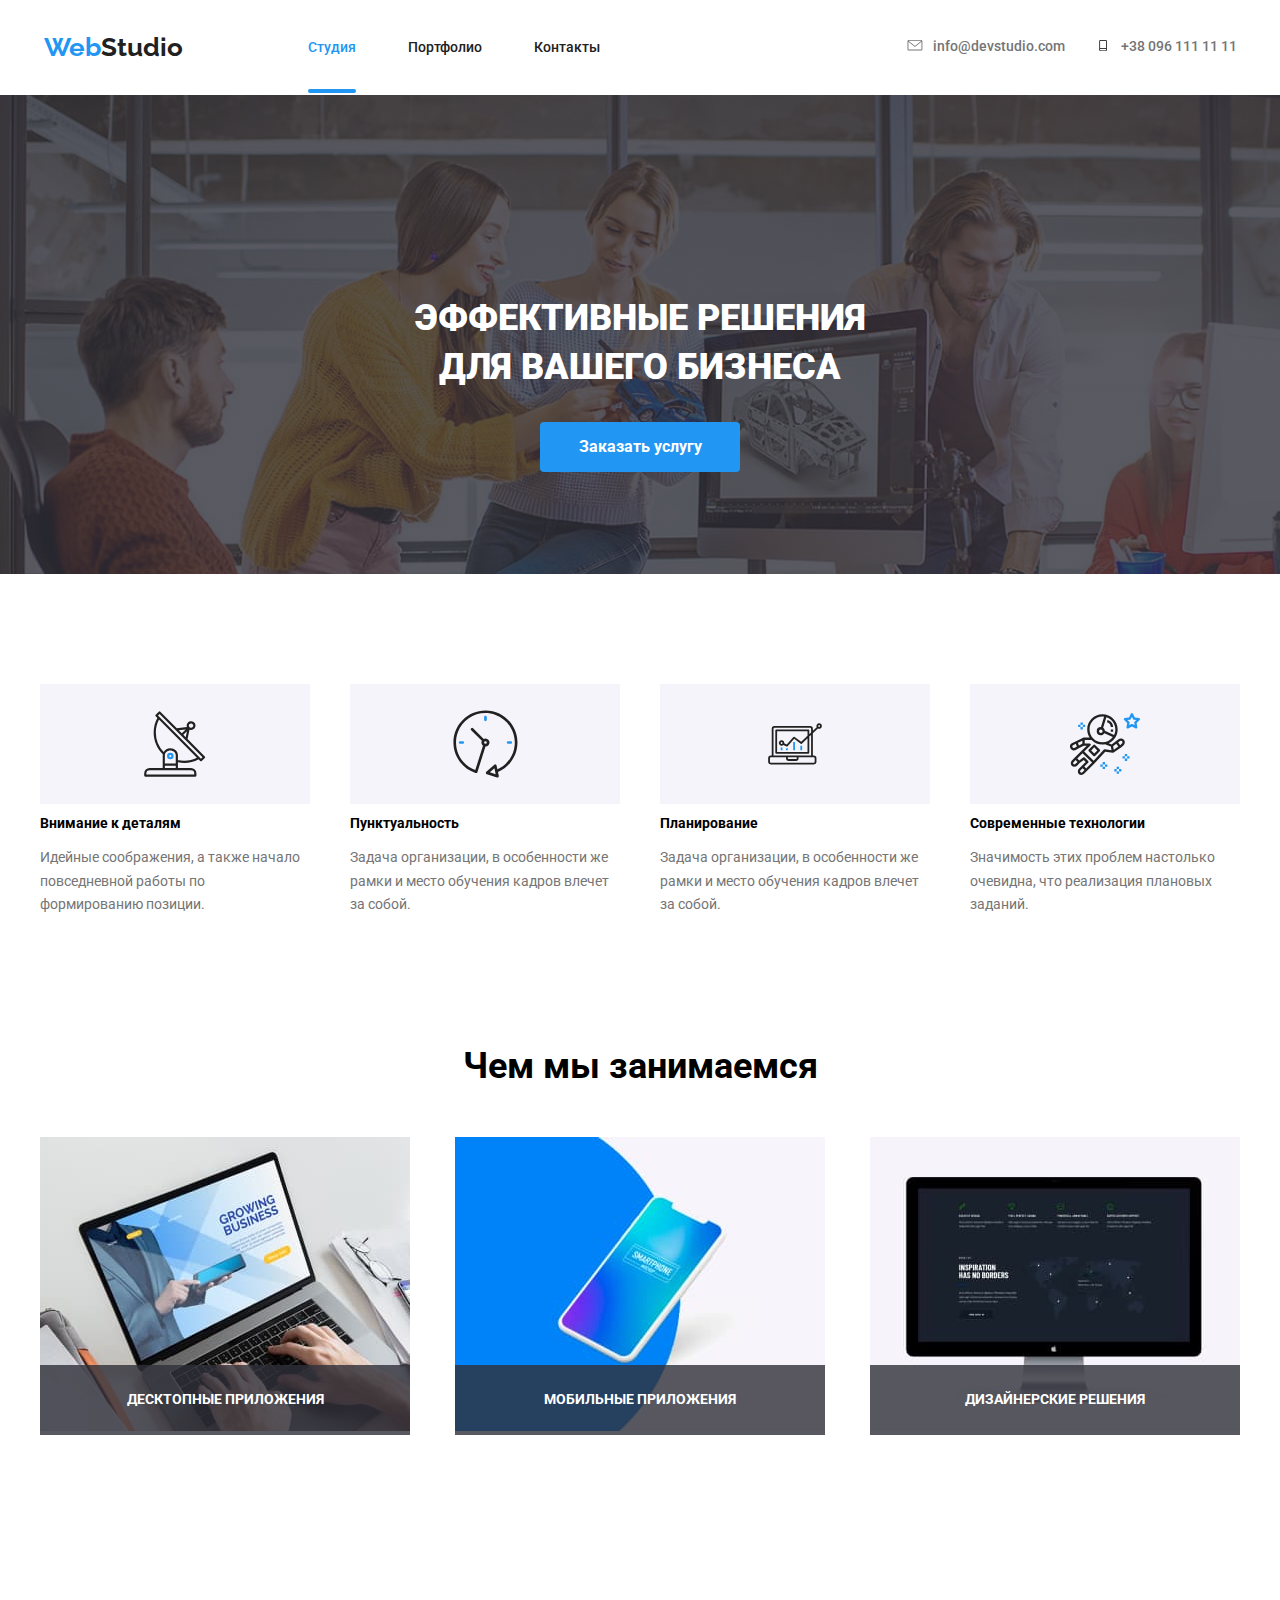
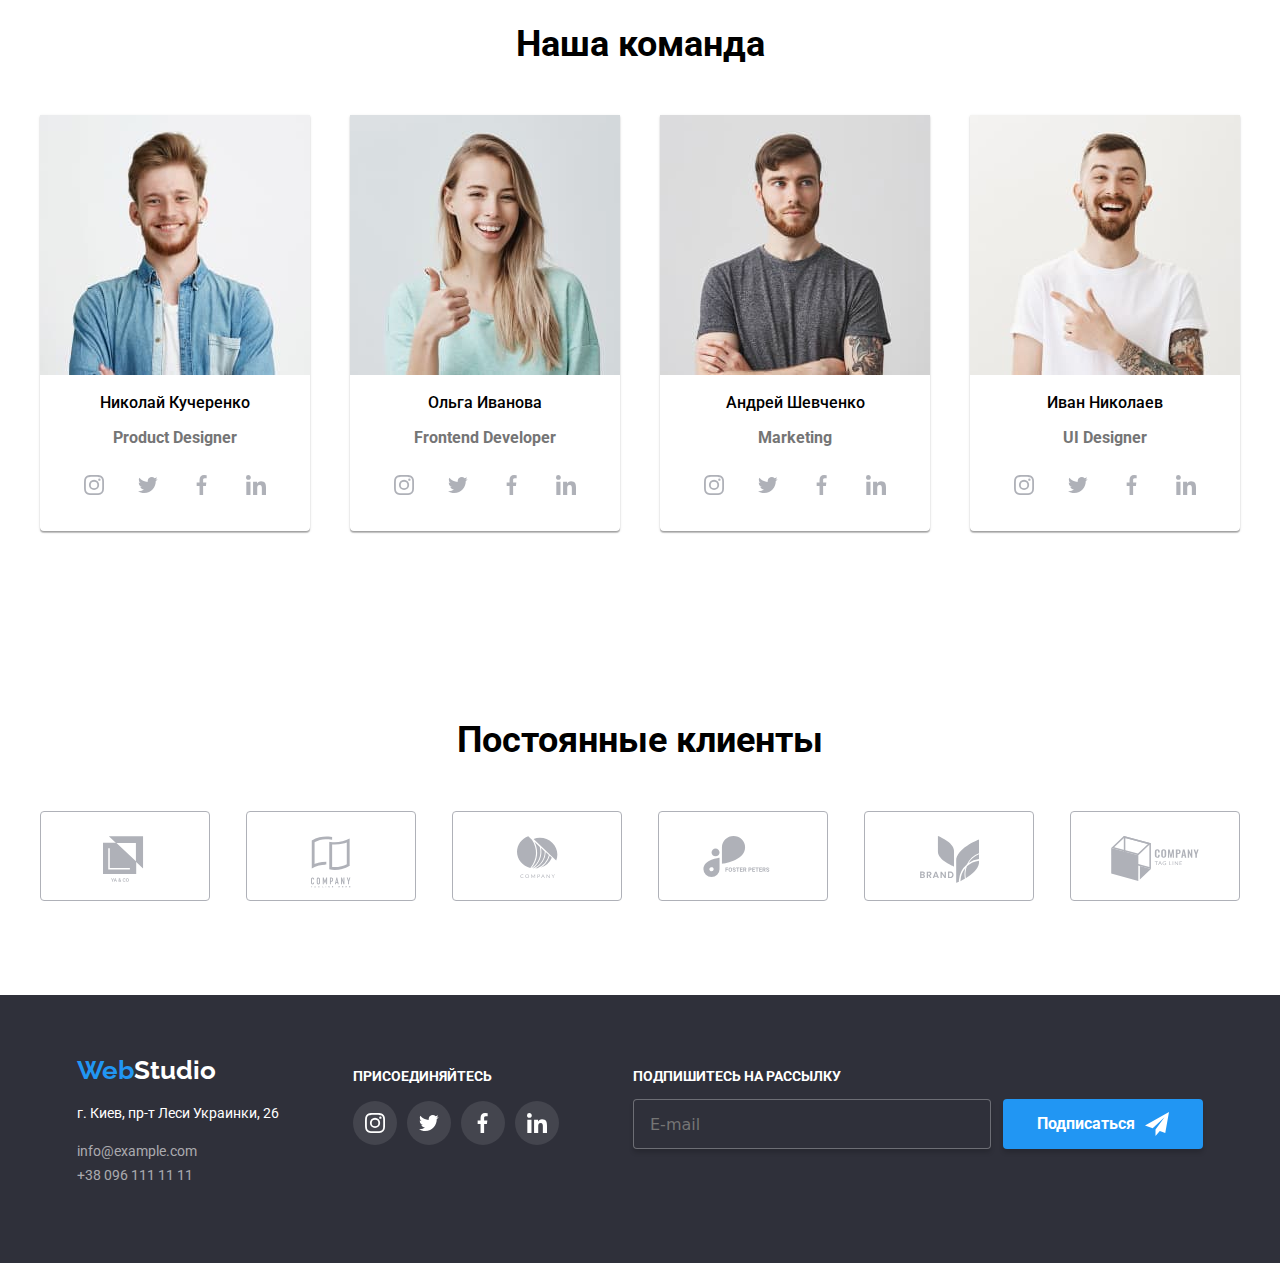
<file: index.html>
<!DOCTYPE html>
<html lang="en">
<head>
    <meta charset="UTF-8">
    <meta name="viewport" content="width=device-width, initial-scale=1.0">
    <title>Document</title>
    <link href="https://fonts.googleapis.com/css2?family=Raleway:wght@700&family=Roboto:ital,wght@0,400;0,500;0,700;1,900&display=swap" rel="stylesheet" />
    <link rel="stylesheet" href="https://cdnjs.cloudflare.com/ajax/libs/modern-normalize/0.6.0/modern-normalize.min.css" />
    <link rel="stylesheet" href="./css/styles.css" />
</head>
<body>
  <!-- Site header -->
    <header class="site-header">
      <div class="container">  
        <nav class="site-nav-header">
            <a href="#" class="logo"><span class="logo-web">Web</span>Studio</a>
            <ul class="site-nav-main">
               <li class="item"><a href="./index.html" class="link current">Студия</a></li>
               <li class="item"><a href="./portfolio.html" class="link">Портфолио</a></li>
               <li class="item"><a href="" class="link">Контакты</a></li>
            </ul>
            <ul class="site-nav-main1">
               <li class="item">
                  <a href="mailto:info@devstudio.com" class="email">
                   <svg class="icon-mail">
                     <use href="./images/sprite.svg#icon-mail"></use>
                   </svg>info@devstudio.com</a>
               </li>
               <li class="item">
                  <a href="tel:+380961111111" class="tel">
                   <svg class="icon-tel">
                     <use href="./images/sprite.svg#icon-tel"></use>
                   </svg>+38 096 111 11 11</a>
               </li>
            </ul>
        </nav>
      </div>
    </header>
    <main class="main">
        <!-- Hero -->
        <div class="overlay">
         <section class="hero-section">
          <div class="container">
            <div class="hero">
            <h1 class="hero-tittle">ЭФФЕКТИВНЫЕ РЕШЕНИЯ <br /> ДЛЯ ВАШЕГО БИЗНЕСА</h1>
            <button data-open-modal type="button" class="button-hero">Заказать услугу</button>
            </div>
          </div>  
         </section>
      </div>   
      <div class="backdrop is-hidden" data-backdrop>
         <div class="popup">
            
            <form class="form js-speaker-form">
               <div class="button-close-bg">
               <button data-close-modal class="close-bg">
                  <svg class="button-close">
                    <use href="./images/sprite.svg#icon-closemodal"></use> 
                  </svg>
               </button>
            </div>
               <p class="text-form">Оставьте свои данные, мы вам перезвоним</p>
               <div class="form-field">
                 
                 <input type="text" class="form-input" name="name" id="name" placeholder=" " autofocus />
                 <label for="name" class="form-label">Имя</label>
                 <svg class="icon-form" width="12" height="12" >
                  <use href="./images/sprite.svg#icon-namemodal"></use> 
                </svg>
               </div>
         
               <div class="form-field">
                 
                 <input type="tel" class="form-input" name="tel" id="tel" placeholder=" " />
                 <label for="tel" class="form-label">Телефон</label>
                 
                    <svg class="icon-form" width="13" height="13" >
                      <use href="./images/sprite.svg#icon-telmodal"></use> 
                    </svg>
                 
               </div>
         
               <div class="form-field">
                 
                 <input type="email" class="form-input" name="mail" id="mail" placeholder=" " />
                 <label for="mail" class="form-label">Почта</label>
                 <svg class="icon-form" width="15" height="12" >
                  <use href="./images/sprite.svg#icon-mailmodal"></use> 
                </svg>
               </div>
               <div class="form-field">
                  <textarea
                    class="comment"
                    name="comment"
                    id="comment"
                    rows="6"
                    placeholder=" "></textarea>
               <label for="comment" class="textarea-label">Коментарий</label>
                </div>
                
              
                <label for="text" class="checkbox-label">
               
                <input class="checkbox" type="checkbox" name="text" id="text">
                <span class="checkbox-icon"></span>
               
               
               <span class="text-form-secondary"> Соглашаюсь с рассылкой и принимаю<a href="" class="text-link"> Условия договора</a></span>
            </label>  
        
         
               <button data-close-modal class="popup-button">Отправить</button>
            
         </div>
      </div>
        <!-- Functions -->
         <section class="functions">
          <div class="container">
             <ul class="function-items">
                 <li class="function-item">
                    <div class="function-logo">
                     <svg class="icon-antenna">
                        <use href="./images/sprite.svg#icon-antenna"></use>
                     </svg>
                    </div>
                    <h2 class="secondary-function">Внимание к деталям</h2>
                    <p class="text">Идейные соображения, а также начало повседневной работы по формированию позиции.</p>
                 </li>
                 <li class="function-item">
                    <div class="function-logo">
                     <svg class="icon-clock">
                        <use href="./images/sprite.svg#icon-clock"></use>
                     </svg>
                    </div>
                    <h2 class="secondary-function">Пунктуальность</h2>
                    <p class="text">Задача организации, в особенности же рамки и место обучения кадров влечет за собой.</p>
                 </li>
                 <li class="function-item">
                    <div class="function-logo">
                     <svg class="icon-diagram">
                        <use href="./images/sprite.svg#icon-diagram"></use>
                     </svg>
                    </div> 
                    <h2 class="secondary-function">Планирование</h2>
                    <p class="text">Задача организации, в особенности же рамки и место обучения кадров влечет за собой.</p>
                 </li>
                 <li>
                    <div class="function-logo">
                     <svg class="icon-astronaut">
                        <use href="./images/sprite.svg#icon-astronaut"></use>
                     </svg>
                    </div> 
                    <h2 class="secondary-function">Современные технологии</h2>
                    <p class="text">Значимость этих проблем настолько очевидна, что реализация плановых заданий.</p>
                 </li>
             </ul>
          </div> 
         </section>
      <!-- What are we doing -->
         <section class="doing-section">
          <div class="container">
           <div class="doing-title">
           <h1>Чем мы занимаемся</h1>
           </div>
             <ul class="doing-item">
                 <li>
                    <figure class="box">
                     <div class="doing-img">
                     <img src="./images/img.jpg" alt="photo" width="370" />
                     </div>
                     <figcaption class="secondary-function1">ДЕСКТОПНЫЕ ПРИЛОЖЕНИЯ</figcaption>
                     
                    </figure>
                 </li>
                 <li>
                    <figure class="box">
                     <img src="./images/img1.jpg" alt="photo" width="370" />
                     <figcaption class="secondary-function1">МОБИЛЬНЫЕ ПРИЛОЖЕНИЯ</figcaption>
                    </figure>    
                 </li>
                 <li>
                    <figure class="box">
                     <img src="./images/img2.jpg" alt="photo" width="370" />
                     <figcaption class="secondary-function1">ДИЗАЙНЕРСКИЕ РЕШЕНИЯ</figcaption>
                    </figure>
                 </li>
             </ul>
           </div>
         </section>
         <!-- Our team -->
         <section class="team-section">
          <div class="container">
             <h1 class="title-team">Наша команда</h1>
             <ul class="team-item">
                 <li class="team-item-every">
                     <img src="./images/photo.jpg" alt="John Smith" width="270" />
                     <h2 class="name">Николай Кучеренко</h2>
                     <h3 class="position">Product Designer</h3>
                     <ul class="social-link">
                       <li class="soc-link">
                     <a class="link-bg" href="">
                        <svg class="icon-instagram">
                         <use href="./images/sprite.svg#icon-instagram"></use>
                        </svg>
                     </a>
                       </li>  
                       <li>
                     <a class="link-bg" href="">
                        <svg class="icon-twitter">
                         <use href="./images/sprite.svg#icon-twitter"></use>
                        </svg>
                     </a>
                       </li>
                       <li>
                     <a class="link-bg" href="">
                        <svg class="icon-fb">
                         <use href="./images/sprite.svg#icon-fb"></use>
                        </svg>
                     </a>
                       </li>
                       <li>
                     <a class="link-bg" href="">
                        <svg class="icon-linkedin">
                         <use href="./images/sprite.svg#icon-linkedin"></use>
                        </svg>
                     </a>
                       </li>
                     </ul>
                 </li>
                 <li class="team-item-every">
                    <img src="./images/photo1.jpg" alt="Marta Stewart" width="270" />
                    <h2 class="name">Ольга Иванова</h2>
                    <h3 class="position">Frontend Developer</h3>
                    <ul class="social-link">
                     <li>
                        <a class="link-bg" href="">
                           <svg class="icon-instagram">
                            <use href="./images/sprite.svg#icon-instagram"></use>
                           </svg>
                        </a>
                          </li>  
                          <li>
                        <a class="link-bg" href="">
                           <svg class="icon-twitter">
                            <use href="./images/sprite.svg#icon-twitter"></use>
                           </svg>
                        </a>
                          </li>
                          <li>
                        <a class="link-bg" href="">
                           <svg class="icon-fb">
                            <use href="./images/sprite.svg#icon-fb"></use>
                           </svg>
                        </a>
                          </li>
                          <li>
                        <a class="link-bg" href="">
                           <svg class="icon-linkedin">
                            <use href="./images/sprite.svg#icon-linkedin"></use>
                           </svg>
                        </a>
                          </li>
                   </ul>
                 </li>
                 <li class="team-item-every">
                    <img src="./images/photo2.jpg" alt="Robert Jakis" width="270" />
                    <h2 class="name">Андрей Шевченко</h2>
                    <h3 class="position">Marketing</h3>
                    <ul class="social-link">
                     <li>
                        <a class="link-bg" href="">
                           <svg class="icon-instagram">
                            <use href="./images/sprite.svg#icon-instagram"></use>
                           </svg>
                        </a>
                          </li>  
                          <li>
                        <a class="link-bg" href="">
                           <svg class="icon-twitter">
                            <use href="./images/sprite.svg#icon-twitter"></use>
                           </svg>
                        </a>
                          </li>
                          <li>
                        <a class="link-bg" href="">
                           <svg class="icon-fb">
                            <use href="./images/sprite.svg#icon-fb"></use>
                           </svg>
                        </a>
                          </li>
                          <li>
                        <a class="link-bg" href="">
                           <svg class="icon-linkedin">
                            <use href="./images/sprite.svg#icon-linkedin"></use>
                           </svg>
                        </a>
                          </li>
                   </ul>
                 </li>
                 <li class="team-item-every">
                    <img src="./images/photo3.jpg" alt="Martin Doe" width="270" />
                    <h2 class="name">Иван Николаев</h2>
                    <h3 class="position">UI Designer</h3>
                    <ul class="social-link">
                     <li>
                        <a class="link-bg" href="">
                           <svg class="icon-instagram">
                            <use href="./images/sprite.svg#icon-instagram"></use>
                           </svg>
                        </a>
                          </li>  
                          <li>
                        <a class="link-bg" href="">
                           <svg class="icon-twitter">
                            <use href="./images/sprite.svg#icon-twitter"></use>
                           </svg>
                        </a>
                          </li>
                          <li>
                        <a class="link-bg" href="">
                           <svg class="icon-fb">
                            <use href="./images/sprite.svg#icon-fb"></use>
                           </svg>
                        </a>
                          </li>
                          <li>
                        <a class="link-bg" href="">
                           <svg class="icon-linkedin">
                            <use href="./images/sprite.svg#icon-linkedin"></use>
                           </svg>
                        </a>
                          </li>
                   </ul>
                 </li>
             </ul>
          </div>
         </section>
      <!-- Regular customers -->
         <section class="customers-section">
          <div class="container">
             <h1 class="title-clients">Постоянные клиенты</h1>
             <ul class="customers-item">
               <li class="item"><a href=""></a>
                 <svg class="icon-logo1">
                  <use href="./images/sprite.svg#icon-logo1"></use>
                 </svg>
               </li>
               <li class="item"><a href=""></a>
                  <svg class="icon-logo2">
                   <use href="./images/sprite.svg#icon-logo2"></use>
                  </svg>
               </li>
               <li class="item"><a href=""></a>
                  <svg class="icon-logo3">
                   <use href="./images/sprite.svg#icon-logo3"></use>
                  </svg>
               </li>
               <li class="item"><a href=""></a>
                  <svg class="icon-logo4">
                   <use href="./images/sprite.svg#icon-logo4"></use>
                  </svg>
               </li>
               <li class="item"><a href=""></a>
                  <svg class="icon-logo5">
                   <use href="./images/sprite.svg#icon-logo5"></use>
                  </svg>
               </li>
               <li class="item"><a href=""></a>
                  <svg class="icon-logo6">
                   <use href="./images/sprite.svg#icon-logo6"></use>
                  </svg>
               </li>
             </ul>
          </div>
         </section>
    </main>    
    <!-- Footer --> 
    <footer class="footer">
      <div class="container">
      <div class="footer-items">
      <div>
        <a href="#" class="logo"><span class="logo-web">Web</span>Studio</a>
        <address>
          <ul class="contacts">
            <li><p class="footer-text">г. Киев, пр-т Леси Украинки, 26</p></li>
            <li><a href="mailto:info@example.com" class="email">info@example.com</a></li>
            <li><a href="tel:+380961111111" class="tel">+38 096 111 11 11</a></li>
          </ul>
        </address>
      </div>
            <div>
                <p class="footer-text-item">ПРИСОЕДИНЯЙТЕСЬ</p>  
                <ul class="footer-links">
                  <li>
                  <a class="link-bg" href="">
                     <svg class="icon-instagram">
                      <use href="./images/sprite.svg#icon-instagram"></use>
                     </svg>
                  </a>
                    </li>  
                    <li>
                  <a class="link-bg" href="">
                     <svg class="icon-twitter">
                      <use href="./images/sprite.svg#icon-twitter"></use>
                     </svg>
                  </a>
                    </li>
                    <li>
                  <a class="link-bg" href="">
                     <svg class="icon-fb">
                      <use href="./images/sprite.svg#icon-fb"></use>
                     </svg>
                  </a>
                    </li>
                    <li><a class="link-bg" href="">
                     <svg class="icon-linkedin">
                      <use href="./images/sprite.svg#icon-linkedin"></use>
                     </svg>
                  </a>
                    </li>
                </ul>
            </div>
            <div>     
            <p class="footer-text-item">ПОДПИШИТЕСЬ НА РАССЫЛКУ</p>
            <div class="footer-form-box">
            <form class="footer-form">
               <input type="email" class="form-input" name="mail" id="mail" placeholder="E-mail" />
                 <label for="mail" class="form-label"></label>
            </form>
            <button type="button" class="footer-button">Подписаться<svg class="icon-send">
               <use href="./images/sprite.svg#icon-send"></use>
              </svg></button>
            </div>            
            </div>
         </div> 
      </div>
    </footer>
    <script>
      const refs = {
        openModalBtn: document.querySelector("[data-open-modal]"),
        closeModalBtn: document.querySelector("[data-close-modal]"),
        backdrop: document.querySelector("[data-backdrop]"),
      };

      refs.openModalBtn.addEventListener("click", toggleModal);
      refs.closeModalBtn.addEventListener("click", toggleModal);

      refs.backdrop.addEventListener("click", logBackdropClick);

      function toggleModal() {
        refs.backdrop.classList.toggle("is-hidden");
      }

      function logBackdropClick() {
        console.log("Это клик в бекдроп");
      }
    </script>
    <script>
      (() => {
        document
          .querySelector('.js-speaker-form')
          .addEventListener('submit', e => {
            e.preventDefault();

            new FormData(e.currentTarget).forEach((value, name) =>
              console.log(`${name}: ${value}`),
            );

            e.currentTarget.reset();
          });
      })();
    </script>
  </body>
</html>
</file>
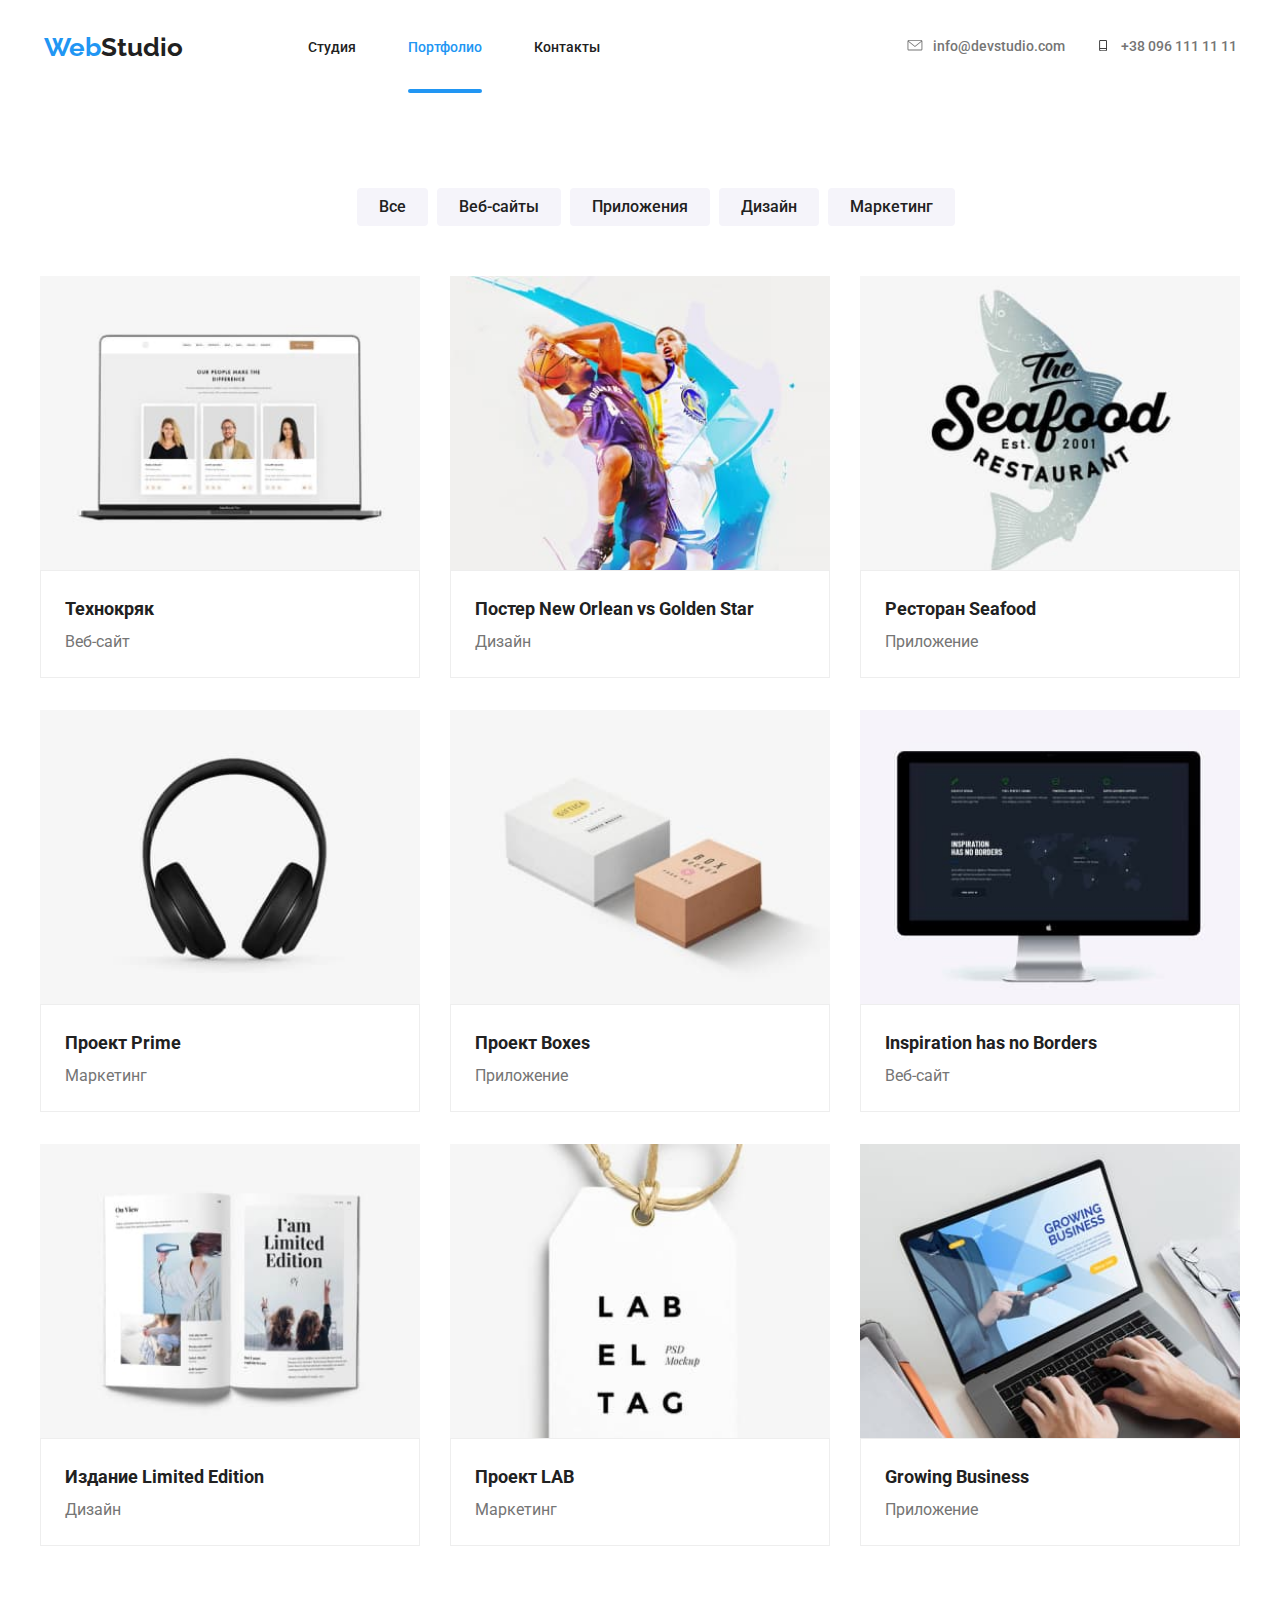
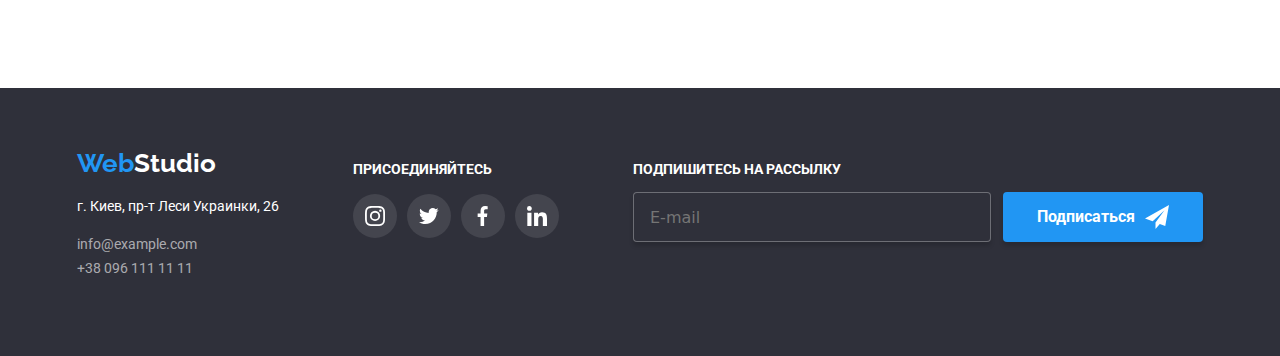
<file: portfolio.html>
<!DOCTYPE html>
<html lang="en">
<head>
    <meta charset="UTF-8">
    <meta name="viewport" content="width=device-width, initial-scale=1.0">
    <title>Document</title>
    <link href="https://fonts.googleapis.com/css2?family=Raleway:wght@700&family=Roboto:ital,wght@0,400;0,500;0,700;1,900&display=swap" rel="stylesheet" />
    <link rel="stylesheet" href="https://cdnjs.cloudflare.com/ajax/libs/modern-normalize/0.6.0/modern-normalize.min.css" />
    <link rel="stylesheet" href="./css/styles.css" />
</head>
<body>
    <!-- Site header -->
    <header class="site-header">
    <div class="container">
        <nav class="site-nav-header">
            <a href="#" class="logo"><span class="logo-web">Web</span>Studio</a>
            <ul class="site-nav-main">
               <li class="item"><a href="./index.html" class="link">Студия</a></li>
               <li class="item"><a href="./portfolio.html" class="link current">Портфолио</a></li>
               <li class="item"><a href="" class="link">Контакты</a></li>
            </ul>
            <ul class="site-nav-main1">
              <li class="item">
                 <a href="mailto:info@devstudio.com" class="email">
                  <svg class="icon-mail">
                    <use href="./images/sprite.svg#icon-mail"></use>
                  </svg>info@devstudio.com</a>
              </li>
              <li class="item">
                 <a href="tel:+380961111111" class="tel">
                  <svg class="icon-tel">
                    <use href="./images/sprite.svg#icon-tel"></use>
                  </svg>+38 096 111 11 11</a>
              </li>
           </ul>
        </nav>
      </div>
    </header>
    <main class="main">
    <section class="portfolio-section">
    <div class="container"> 
        <ul class="buttons">
            <li><button type="button" class="button">Все</button></li>
            <li><button type="button" class="button">Веб-сайты</button></li>
            <li><button type="button" class="button">Приложения</button></li>
            <li><button type="button" class="button">Дизайн</button></li>
            <li><button type="button" class="button">Маркетинг</button></li>
        </ul>
    </div>
    </section>
    <section class="project-section">
    <div class="container">
        <ul class="project-item">
            <li class="project-item-nav">
              <a href="Проэкт1" class="product-overlay">
              <div class="image-content">
              <div class="box-hover-text">
              <p class="hover-text">Технокряк это современная площадка распространения коронавируса. Компании используют эту платформу для цифрового шпионажа и атак на защищённые сервера конкурентов.</p>
             </div>
             <div class="image">
               <img src="./images/project1.jpg" alt="">
              </div>
              </div>    
              <div class="name-text-project">
                <h2 class="name-project">Технокряк</h2>
                <p class="text-project">Веб-сайт</p>
              </div> 
              </a>
            </li>
            <li class="project-item-nav">
              <a href="Проэкт2" class="product-overlay">
              <div class="image-content">
                <div class="box-hover-text">
              <p class="hover-text">Технокряк это современная площадка распространения коронавируса. Компании используют эту платформу для цифрового шпионажа и атак на защищённые сервера конкурентов.</p>
            </div>
            <div class="image">
               <img src="./images/project2.jpg" alt="">
              </div>
              </div>    
              <div class="name-text-project">
                <h2 class="name-project">Постер New Orlean vs Golden Star</h2>
                <p class="text-project">Дизайн</p>
              </div> 
              </a>
            </li>
            <li class="project-item-nav">
              <a href="Проэкт3" class="product-overlay">
              <div class="image-content">
                <div class="box-hover-text">
              <p class="hover-text">Технокряк это современная площадка распространения коронавируса. Компании используют эту платформу для цифрового шпионажа и атак на защищённые сервера конкурентов.</p>
            </div>
            <div class="image">
               <img src="./images/project3.jpg" alt="">
              </div>
              </div>    
              <div class="name-text-project">
                <h2 class="name-project">Ресторан Seafood</h2>
                <p class="text-project">Приложение</p>
              </div> 
              </a>
            </li>
            <li class="project-item-nav">
              <a href="Проэкт4" class="product-overlay">
              <div class="image-content">
                <div class="box-hover-text">
              <p class="hover-text">Технокряк это современная площадка распространения коронавируса. Компании используют эту платформу для цифрового шпионажа и атак на защищённые сервера конкурентов.</p>
            </div>
            <div class="image">
               <img src="./images/project4.jpg" alt="">
              </div>
              </div>    
              <div class="name-text-project">
                <h2 class="name-project">Проект Prime</h2>
                <p class="text-project">Маркетинг</p>
              </div> 
              </a>
            </li>
            <li class="project-item-nav">
              <a href="Проэкт5" class="product-overlay">
              <div class="image-content">
                <div class="box-hover-text">
              <p class="hover-text">Технокряк это современная площадка распространения коронавируса. Компании используют эту платформу для цифрового шпионажа и атак на защищённые сервера конкурентов.</p>
            </div>
            <div class="image">
               <img src="./images/project5.jpg" alt="">
              </div>
              </div>    
              <div class="name-text-project">
                <h2 class="name-project">Проект Boxes</h2>
                <p class="text-project">Приложение</p>
              </div> 
              </a>
            </li>
            <li class="project-item-nav">
              <a href="Проэкт6" class="product-overlay">
              <div class="image-content">
                <div class="box-hover-text">
              <p class="hover-text">Технокряк это современная площадка распространения коронавируса. Компании используют эту платформу для цифрового шпионажа и атак на защищённые сервера конкурентов.</p>
            </div>
            <div class="image">
               <img src="./images/project6.jpg" alt="">
              </div>
              </div>    
              <div class="name-text-project">
                <h2 class="name-project">Inspiration has no Borders</h2>
                <p class="text-project">Веб-сайт</p>
              </div> 
              </a>
            </li>
            <li class="project-item-nav">
              <a href="Проэкт7" class="product-overlay">
              <div class="image-content">
                <div class="box-hover-text">
              <p class="hover-text">Технокряк это современная площадка распространения коронавируса. Компании используют эту платформу для цифрового шпионажа и атак на защищённые сервера конкурентов.</p>
            </div>
            <div class="image">
               <img src="./images/project7.jpg" alt="">
              </div>
              </div>    
              <div class="name-text-project">
                <h2 class="name-project">Издание Limited Edition</h2>
                <p class="text-project">Дизайн</p>
              </div> 
              </a>
            </li>
            <li class="project-item-nav">
              <a href="Проэкт8" class="product-overlay">
              <div class="image-content">
                <div class="box-hover-text">
              <p class="hover-text">Технокряк это современная площадка распространения коронавируса. Компании используют эту платформу для цифрового шпионажа и атак на защищённые сервера конкурентов.</p>
            </div>
            <div class="image">
               <img src="./images/project8.jpg" alt="">
              </div>
              </div>    
              <div class="name-text-project">
                <h2 class="name-project">Проект LAB</h2>
                <p class="text-project">Маркетинг</p>
              </div> 
              </a>
            </li>
            <li class="project-item-nav">
              <a href="Проэкт9" class="product-overlay">
              <div class="image-content">
                <div class="box-hover-text">
              <p class="hover-text">Технокряк это современная площадка распространения коронавируса. Компании используют эту платформу для цифрового шпионажа и атак на защищённые сервера конкурентов.</p>
            </div>
            <div class="image">
               <img src="./images/project9.jpg" alt="">
              </div>
              </div>    
              <div class="name-text-project">
                <h2 class="name-project">Growing Business</h2>
                <p class="text-project">Приложение</p>
              </div> 
              </a>
            </li>
        </ul>
    </div>
    </section>
    </main>
    <!-- Footer --> 
    <footer class="footer">
      <div class="container">
      <div class="footer-items">
      <div>
        <a href="#" class="logo"><span class="logo-web">Web</span>Studio</a>
        <address>
          <ul class="contacts">
            <li><p class="footer-text">г. Киев, пр-т Леси Украинки, 26</p></li>
            <li><a href="mailto:info@example.com" class="email">info@example.com</a></li>
            <li><a href="tel:+380961111111" class="tel">+38 096 111 11 11</a></li>
          </ul>
        </address>
      </div>
            <div>
                <p class="footer-text-item">ПРИСОЕДИНЯЙТЕСЬ</p>  
                <ul class="footer-links">
                  <li>
                  <a class="link-bg" href="">
                     <svg class="icon-instagram">
                      <use href="./images/sprite.svg#icon-instagram"></use>
                     </svg>
                  </a>
                    </li>  
                    <li>
                  <a class="link-bg" href="">
                     <svg class="icon-twitter">
                      <use href="./images/sprite.svg#icon-twitter"></use>
                     </svg>
                  </a>
                    </li>
                    <li>
                  <a class="link-bg" href="">
                     <svg class="icon-fb">
                      <use href="./images/sprite.svg#icon-fb"></use>
                     </svg>
                  </a>
                    </li>
                    <li><a class="link-bg" href="">
                     <svg class="icon-linkedin">
                      <use href="./images/sprite.svg#icon-linkedin"></use>
                     </svg>
                  </a>
                    </li>
                </ul>
            </div>
            <div>     
            <p class="footer-text-item">ПОДПИШИТЕСЬ НА РАССЫЛКУ</p>
            <div class="footer-form-box">
              <form class="footer-form">
                 <input type="email" class="form-input" name="mail" id="mail" placeholder="E-mail" />
                   <label for="mail" class="form-label"></label>
              </form>
            <button type="button" class="footer-button">Подписаться<svg class="icon-send">
               <use href="./images/sprite.svg#icon-send"></use>
              </svg></button>
              
            </div>
         </div> 
      </div>
    </footer>
</body>
</html>
</file>
<file: css/styles.css>
:root {
    --primary-text-color: rgba(0, 0, 0, 0.8);
    --title-text-color: #212121;
    --secondary-text-color: #757575;
    --accent-text-color: #2196F3;
    --accent-color: #2196F3;
    --primary-bg-color: #E5E5E5;
    --secondary-bg-color: #F5F4FA;
    --header-bg-color: #FFFFFF;
    --footer-bg-color: #2F303A;
    --client-color: #AFB1B8;
}

a:not(.text-link) {
    text-decoration: none;
}

html {
    box-sizing: border-box;
}

.container {
    width: 1200px;
    margin-top: 0px;
    margin-bottom: 0px;
    margin: auto;
}

.site-header {
    position: fixed;
    width: 100%;
    top: 0;
    left: 0;
    z-index: 1;
    background-color: var(--header-bg-color);
}

.logo {
    font-family: Raleway, sans-serif;
    font-weight: bold;
    font-size: 26px;
    line-height: 1.19;
    color: var(--title-text-color);
    transition-property: color;
    transition-duration: 250ms;
    transition-timing-function: cubic-bezier(0.4, 0, 0.2, 1);
}

h1 {
    margin-top: 0px;
    margin-bottom: 0px;
}

.logo:hover {
    color: var(--accent-text-color);
}

.logo-web {
    color: var(--accent-text-color);
}

.site-nav-header {
    background-color: var(--header-bg-color);
    display: flex;
    align-items: center;
    justify-content: center;
    padding-top: 32px;
    padding-bottom: 32px;
}

.site-nav-main {
    width: 294px;
    display: flex;
    margin-top: 0px;
    margin-bottom: 0px;
    margin-left: 85px;
    margin-right: 0px;
    margin-right: 0px;
}

.site-nav-main1 {
    display: flex;
    margin-top: 0px;
    margin-bottom: 0px;
    margin-left: 305px;
}

.site-nav-main .item:not(:last-child) {
    margin-right: 52px;
}

.site-nav-main1 .item + .item{
    margin-left: 30px;
}

.link {
    font-family: Roboto, sans-serif;
    font-weight: 500;
    font-size: 14px;
    line-height: 1.14;
    color: var(--title-text-color);
    position: relative;
    transition-property: color;
    transition-duration: 250ms;
    transition-timing-function: cubic-bezier(0.4, 0, 0.2, 1);
    
}

.link.current {
    color: var(--accent-text-color);
}

.link:hover,
.link:focus {
    color: var(--accent-text-color);
}

.link::after {
    content: '';
    display: block;
    position: absolute;
    height: 4px;
    width: 100%;
    top: 50px;
    background-color: #2196F3;
    border-radius: 4px;
    opacity: 0;
}

.link.current::after {
    opacity: 1;
}

.email {
    font-family: Roboto, sans-serif;
    font-weight: 500;
    font-size: 14px;
    line-height: 1.14;
    color: var(--secondary-text-color);
}

.email:hover {
    color: var(--accent-text-color);
    transition-property: color;
    transition-duration: 250ms;
    transition-timing-function: cubic-bezier(0.4, 0, 0.2, 1);
}

.icon-mail {
    width: 16px;
    height: 11.2px;
    margin-right: 10px;
    fill: var(--secondary-text-color);
    cursor: pointer;
    transition-property: fill;
    transition-duration: 250ms;
    transition-timing-function: cubic-bezier(0.4, 0, 0.2, 1);
}

.tel {
    font-family: Roboto, sans-serif;
    font-weight: 500;
    font-size: 14px;
    line-height: 1.14;
    color: var(--secondary-text-color);
}

.site-nav-main1 .item:hover {
    color: var(--accent-text-color);
    fill: var(--accent-text-color);
}

.site-nav-main1 .item:hover svg {
    fill: inherit;
}

.tel:hover {
    color: var(--accent-text-color);
    transition-property: color;
    transition-duration: 250ms;
    transition-timing-function: cubic-bezier(0.4, 0, 0.2, 1);
}

.icon-tel {
    width: 16px;
    height: 11.2px;
    margin-right: 10px;
    cursor: pointer;
    transition-property: fill;
    transition-duration: 250ms;
    transition-timing-function: cubic-bezier(0.4, 0, 0.2, 1);
}

.site-nav-main1 .item {
    display: flex;
    align-items: center;
    margin-left: 0px;
    margin-right: 0px;
}

.main {
    padding-top: 94px;
}

.overlay {
    max-width: 1600px;
    height: 480px;
    margin-left: auto;
    margin-right: auto;
    background-image: linear-gradient(to right, rgba(47, 48, 58, 0.8), rgba(47, 48, 58, 0.8)), url(../images/heromg.jpg);
}

.hero-tittle {
    font-family: Roboto, sans-serif;
    font-weight: 900;
    line-height: 1.36;
    color: var(--header-bg-color);
    text-align: center;
    margin-bottom: 30px;
}

.button-hero {
    color: var(--header-bg-color);
    background-color: var(--accent-color);
    font-family: Roboto, sans-serif;
    font-style: normal;
    font-weight: bold;
    font-size: 16px;
    line-height: 1.88;
    width: 200px;
    height: 50px;
    cursor: pointer;
    border-radius: 4px;
    border: 0px;
}

.hero {
    display: flex;
    flex-direction: column;
    justify-content: center;
    width: 100%;
    padding-bottom: 200px;
    padding-top: 200px;
    align-items: center;
}

.backdrop {
    position: fixed;
    top: 0;
    left: 0;
    width: 100%;
    height: 100%;
    background-color: rgba(0, 0, 0, 0.2);
    z-index: 2;
    opacity: 1;
    transition: opacity 250ms cubic-bezier(0.4, 0, 0.2, 1);
}

.backdrop.is-hidden {
    opacity: 0;
    pointer-events: none;
}

.backdrop.is-hidden .popup {
    transform: translate(-50%, -50%) scale(0.9);
}

.popup {
    position: absolute;
    top: 50%;
    left: 50%;
    transform: translate(-50%, -50%) scale(1);
    min-width: 528px;
    min-height: 581px;
    background: #FFFFFF;
    box-shadow: 0px 2px 1px rgba(0, 0, 0, 0.2), 0px 1px 1px rgba(0, 0, 0, 0.14), 0px 1px 3px rgba(0, 0, 0, 0.12);
    border-radius: 4px;
    transition: transform 250ms cubic-bezier(0.4, 0, 0.2, 1);
    display: flex;
}

.form {
    width: 528px;
    outline: 1px solid #188CE8;
    box-shadow: 0px 2px 1px rgba(0, 0, 0, 0.2), 0px 1px 1px rgba(0, 0, 0, 0.14), 0px 1px 3px rgba(0, 0, 0, 0.12);
    border-radius: 4px;
    padding: 40px;
    position: relative;
}

.form-field {

    margin-bottom: 28px;
    position: relative;
}

.form-field input {
    border: 1px solid rgba(33, 33, 33, 0.2);
    box-sizing: border-box;
    border-radius: 4px;
    padding: 12px 42px;
    width: 100%;
    cursor: pointer;
} 

.form-input:focus input{
    border-color: #2196F3;
    
    border-radius: 4px;
}

.form-label {
    position: absolute;
    top: 50%;
    left: 42px;
    transform: translateY(-50%);
    transition: transform 250ms linear;
}

.textarea-label {
    position: absolute;
    top: 15%;
    left: 16px;
    transform: translateY(-50%);
    transition: transform 250ms linear;
}


.form-input:focus + .form-label,
.form-input:not(:placeholder-shown) + .form-label {
   color: #188CE8;
   transform: translateY(-50px) translateX(-70%);
}

.comment:focus + .textarea-label,
.comment:not(:placeholder-shown) + .textarea-label {
   color: #188CE8;
   transform: translateY(-50px) translateX(-40%);
}

.comment {
    cursor: pointer;
}

.form-field input:focus,
.form-field textarea:focus {
    outline: none;
    border-color: var(--accent-color);

}

.icon-form {
   position: absolute;
   top: 50%;
   left: 19px;
   transform: translateY(-50%);
   display: inline-block;

   fill: #212121;
}

.form-input:focus ~ .icon-form {
    fill: #188CE8;
}

.button-close {
    width: 11px;
    height: 11px;
    fill: #000000;
}

.button-close:focus,
.button-close:hover {
    fill: #2196F3;
}

.close-bg {
    width: 30px;
    height: 30px;
    border-radius: 50%;
    outline: none;
    background-color: var(--header-bg-color);
    border: 1px solid rgba(0, 0, 0, 0.1);
    position: absolute;
    top: 8px;
    right: 8px;
}

.close-bg:hover .button-close {
    fill: #2196F3;
}

.comment {
    border: 1px solid rgba(33, 33, 33, 0.2);
    box-sizing: border-box;
    border-radius: 4px;
    padding: 12px 16px;
    width: 100%;
}

.comment .form-label {
    position: absolute;
    top: 0;
}

.comment:focus + .form-label,
.comment:not(:placeholder-shown) + .form-label {
   color: #188CE8;
   transform: translateY(-50px) translateX(-70%);
}

.text-form {
    font-family: Roboto, sans-serif;
    font-style: normal;
    font-weight: bold;
    font-size: 20px;
    line-height: 1.15;
    text-align: center;
    margin: 0;
    padding-bottom: 30px;
}

.text-form-secondary {
    display: block;
    font-family: Roboto, sans-serif;
    font-style: normal;
    font-weight: normal;
    font-size: 14px;
    line-height: 1.71;
    color: #757575;
    text-align: center;
}

.text-link {
    color: #188CE8;
}

.checkbox {
    position: absolute;
    width: 1px;
    height: 1px;
    overflow: hidden;
    clip: rect(0 0 0 0);
}

.checkbox-label .checkbox-icon {
    display: inline-block;
    content: '';
    position: absolute;
    width: 16px;
    height: 16px;
    border: 2px solid #000000;
    border-radius: 4px;
}

.checkbox:checked + .checkbox-icon {
    display: inline-block;
    position: absolute;
    background-color: var(--accent-color);
    background-image: url(../images/icon-check1.svg);
    border: 2px solid var(--accent-color);
    justify-content: center;
}

.popup-button {
    font-family: Roboto, sans-serif;
    font-style: normal;
    font-weight: bold;
    font-size: 16px;
    line-height: 1.88;
    color: var(--header-bg-color);
    background-color: var(--accent-color);
    padding: 10px 55px 10px 56px;
    border: 0px;
    box-shadow: 0px 4px 4px rgba(0, 0, 0, 0.15);
    border-radius: 4px;
    margin-top: 30px;
    
    margin-left: 109px;
    margin-right: 108px;
}

.text {
    font-family: Roboto, sans-serif;
    font-size: 14px;
    line-height: 1.71;
    color: var(--secondary-text-color);
}

.functions {
    padding-bottom: 0px;
    padding-top: 94px;
}

.function-items {
    display: flex;
    justify-content: space-between;
    padding-bottom: 0px;
    padding-left: 0px;
}

.icon-antenna {
    width: 65.32px;
    height: 70px;
    fill: var(--title-text-color);
}

.icon-clock {
    width: 66.96px;
    height: 70px;
    fill: var(--title-text-color);
}

.icon-diagram {
    width: 70px;
    height: 53.69px;
    fill: var(--title-text-color);
}

.icon-astronaut {
    width: 70px;
    height: 70px;
    fill: var(--title-text-color);
}

.function-logo {
    display: inline-flex;
    justify-content: center;
    align-items: center;
    width: 270px;
    height: 120px;
    left: 815px;
    background: var(--secondary-bg-color);
}

.secondary-function {
    width: 270px;
    height: 16px;
    font-family: Roboto, sans-serif;
    font-weight: bold;
    font-size: 14px;
    line-height: 1.14;
    margin-bottom: 10px;
}

.secondary-function1 {
    width: 100%;
    font-family: Roboto, sans-serif;
    font-weight: bold;
    font-size: 14px;
    line-height: 1.14;
    color: var(--header-bg-color);
    background: rgba(47, 48, 58, 0.8);
    text-align: center;
    justify-content: center;
    position: absolute;
    width: 370px;
    height: 70px;
    margin-top: 0px;
    margin-bottom: 0px;
    bottom: 0;
    padding-top: 27px;
    padding-bottom: 27px;
}

.doing-img {
    display: block;
    
}

.text {
    width: 270px;
    height: 75px;
}

.doing-section {
    padding-top: 94px;
    padding-bottom: 94px;
}

.doing-title {
    min-width: 376px;
    display: flex;
    justify-content: center;
    margin-bottom: 50px;
}

.doing-item {
    display: flex;
    justify-content: space-between;
    padding: 0px;
    margin-top: 0px;
    margin-bottom: 0px;
}

.box {
     margin: 0px;
     position: relative;
}

.team-section {
    padding-top: 94px;
    padding-bottom: 94px;
    background-color: var(--secondary-bg-color:);
}

.title-team {
    display: flex;
    justify-content: center;
    margin-bottom: 50px;
    margin-top: 0px;
}


.team-item {
    display: flex; 
    justify-content: space-between;
    padding: 0px;
    margin: 0px;
}

.team-item-every {
    box-shadow: 0px 2px 1px rgba(0, 0, 0, 0.2), 0px 1px 1px rgba(0, 0, 0, 0.14), 0px 1px 3px rgba(0, 0, 0, 0.12);
    border-radius: 0px 0px 4px 4px;
}

.social-link {
    width: 206px;
    height: 44px;
    display: flex;
    justify-content: space-between;
    align-items: center;
    padding-left: 0px;
    margin-left: 32px;
    margin-bottom: 24px;
}

.link-bg {
    width: 44px;
    height: 44px;
    border-radius: 50%;
    background-color: var(--header-bg-color);
    display: block;
    display: flex;
    justify-content: center;
    align-items: center;
    transition-property: background-color;
    transition-duration: 250ms;
    transition-timing-function: cubic-bezier(0.4, 0, 0.2, 1);
}

.link-bg:hover {
    background-color: var(--accent-color); 
}

.link-bg:hover svg {
    fill: var(--header-bg-color); 
}

.icon-instagram,
.icon-twitter,
.icon-fb,
.icon-linkedin {
    width: 20px;
    height: 20px;
    fill: var(--client-color);
    transition-property: fill;
    transition-duration: 250ms;
    transition-timing-function: cubic-bezier(0.4, 0, 0.2, 1);
}

h1 {
    font-family: Roboto, sans-serif;
    font-weight: bold;
    font-size: 36px;
    line-height: 1.17;
}

.name {
    font-family: Roboto, sans-serif;
    font-weight: 500;
    font-size: 16px;
    line-height: 1.19;
    text-align: center;
}

.position {
    font-family: Roboto, sans-serif;
    font-size: 16px;
    line-height: 1.19;
    color: var(--secondary-text-color);
    text-align: center;
}

.name-text-project .name-project {
    font-family: Roboto, sans-serif;
    font-style: normal;
    font-weight: bold;
    font-size: 18px;
    line-height: 2;
    color: var(--title-text-color);
    margin-top: 0;
    margin-bottom: 0;
    padding-top: 20px;
}

.text-project {
    font-family: Roboto, sans-serif;
    font-style: normal;
    font-weight: normal;
    font-size: 16px;
    line-height: 1.88;
    color: var(--secondary-text-color);
    margin-bottom: 0;
    margin-top: 0;
    padding-bottom: 20px;
}

.project-item-nav {
    transition: box-shadow var(--transition-function);
    transition-property: transform;
    transition-duration: 250ms;
    transition-timing-function: cubic-bezier(0.4, 0, 0.2, 1); 
    content: '';
}   
   
.project-item-nav:hover .box-hover-text,
.project-item-nav:focus .box-hover-text {
    transform: translateY(0);
    opacity: 0.9;
}

.box-hover-text {
    transform: translateY(100%);
    position: absolute;
    bottom: 0;
    width: 100%;
    height: 100%;
    transition-property: transform;
    transition-duration: 250ms;
    transition-timing-function: cubic-bezier(0.4, 0, 0.2, 1); 
}

.product-overlay img {
    width: 100%;
}

.product-overlay:hover,
.product-overlay:focus {
    box-shadow: 1px 4px 6px rgba(0, 0, 0, 0.16), 0px 4px 4px rgba(0, 0, 0, 0.06), 0px 1px 1px rgba(0, 0, 0, 0.12);
}

.image-content {
    position: relative;
    overflow: hidden;
}

.image {
    
    height: 294px;
}

.hover-text {
    font-family: Roboto, sans-serif;
    font-style: normal;
    font-weight: normal;
    font-size: 18px;
    line-height: 1.56;
    color: var(--header-bg-color);
    background-color: var(--accent-color);
    margin: 0px;
    width: 100%;
    height: 100%;
    padding-top: 63px;
    padding-left: 24px;
    padding-right: 24px;
}

.name-text-project {
    display: inline-block;
    position: relative;
    overflow: hidden;
    padding-left: 24px;
    width: 100%;
    border: 1px solid #EEEEEE;
    top: 0;
}

.project-item-nav:hover .name-text-project,
.project-item-nav:focus .name-text-project {
    border-bottom: none;
}

.customers-section {
    display: flex;
    justify-content: stretch;
    align-content: center;
    padding-top: 94px;
    padding-bottom: 94px;
}

.title-clients {
    display: flex;
    justify-content: center;
    margin-bottom: 50px;
}

.customers-item {
    display: flex; 
    justify-content: space-between;
    margin-top: 0px;
    margin-bottom: 0px;
    padding-left: 0px;
}

.customers-item .item {
    width: 170px;
    height: 90px;
    border: 1px solid #AFB1B8;
    box-sizing: border-box;
    border-radius: 4px;
    text-align: center;
    padding-top: 24px;
    cursor: pointer;
    transition-property: fill, border-color;
    transition-duration: 250ms;
    transition-timing-function: cubic-bezier(0.4, 0, 0.2, 1);
}

.customers-item .item:hover {
    border: 1px solid #2196F3;
    box-sizing: border-box;
    border-radius: 4px;
    fill: var(--accent-color);
}

.customers-item .item:hover svg {
    fill: inherit;
}

.icon-logo1 {
    width: 44.27px;
    height: 49.23px;
    fill: var(--client-color);
    transition-property: fill;
    transition-duration: 250ms;
    transition-timing-function: cubic-bezier(0.4, 0, 0.2, 1);
}

.icon-logo2 {
    width: 40px;
    height: 52px;
    fill: var(--client-color);
    transition-property: fill;
    transition-duration: 250ms;
    transition-timing-function: cubic-bezier(0.4, 0, 0.2, 1);
}

.icon-logo3 {
    width: 41px;
    height: 42.6px;
    fill: var(--client-color);
    transition-property: fill;
    transition-duration: 250ms;
    transition-timing-function: cubic-bezier(0.4, 0, 0.2, 1);
}

.icon-logo4 {
    width: 79.66px;
    height: 42.02px;
    fill: var(--client-color);
    transition-property: fill;
    transition-duration: 250ms;
    transition-timing-function: cubic-bezier(0.4, 0, 0.2, 1);
}

.icon-logo5 {
    width: 59px;
    height: 47px;
    fill: var(--client-color);
    transition-property: fill;
    transition-duration: 250ms;
    transition-timing-function: cubic-bezier(0.4, 0, 0.2, 1);
}

.icon-logo6 {
    width: 88.48px;
    height: 45.44px;
    fill: var(--client-color);
    transition-property: fill;
    transition-duration: 250ms;
    transition-timing-function: cubic-bezier(0.4, 0, 0.2, 1);
}

.portfolio-section {
    margin-top: 0px;
    margin-right: 0px;
    margin-bottom: 0px;
    margin-left: 0px;
    padding-bottom: 50px;
}

.project-section {
    margin-right: 0px;
    margin-bottom: 0px;
    margin-left: 0px;
    padding-left: 0px;
    padding-top: 0px;
    padding-right: 0cm;
    display: flex;
    flex-wrap: wrap;
}

.project-item {
    margin-left: 0px;
    padding-left: 0px;
    display: flex;
    flex-wrap: wrap;  
    margin-top: 0px;
    padding-bottom: 94px;
}

.project-item-nav {
    width: calc((100% - 60px)/3);
    height: 404px;
    margin-right: 30px;
    margin-bottom: 30px;
    margin-left: 0px;
    padding-left: 0px;
    background: #FFFFFF;
    
    box-sizing: border-box;
}

.project-item-nav:nth-child(3n) {
    margin-right: 0px;
}

footer {
    background-color: var(--footer-bg-color);
}

.footer-items {
    display: flex;
    justify-content: space-around;
    padding-top: 60px;
    padding-bottom: 60px;
}

.footer-text-item {
    font-family: Roboto, sans-serif;
    font-style: normal;
    font-weight: bold;
    font-size: 14px;
    line-height: 1.14;
    color: var(--header-bg-color);
}

.footer-links {
    display: flex;
    justify-content: space-between;
    width: 206px;
    padding-left: 0px;
}

.footer-links .link-bg {
    width: 44px;
    height: 44px;
    border-radius: 50%;
    background: rgba(255, 255, 255, 0.1);
    transition-property: color, background-color;
    transition-duration: 250ms;
    transition-timing-function: cubic-bezier(0.4, 0, 0.2, 1);
}

.footer-links .link-bg:hover {
    background-color: var(--accent-color);
}

.footer-links .link-bg .icon-instagram {
    width: 20px;
    height: 20px;
    fill: var(--header-bg-color);
}

.footer-links .link-bg .icon-twitter {
    width: 20px;
    height: 20px;
    fill: var(--header-bg-color);
}

.footer-links .link-bg .icon-fb {
    width: 20px;
    height: 20px;
    fill: var(--header-bg-color);
}

.footer-links .link-bg .icon-linkedin {
    width: 20px;
    height: 20px;
    fill: var(--header-bg-color);
}

.icon-send {
    width: 24px;
    height: 24px;
    fill: var(--header-bg-color);
    margin-left: 10px;
}

.footer-items .email, .footer-items .tel {
    color: rgba(255, 255, 255, 0.6);
    font-family: Roboto, sans-serif;
    font-style: normal;
    font-weight: normal;
    font-size: 14px;
    line-height: 1.7;
}

.footer-text {
    font-family: Roboto, sans-serif;
    font-style: normal;
    font-weight: normal;
    font-size: 14px;
    line-height: 1.7;
    color: var(--header-bg-color);
}

.contacts {
    padding-left: 0px;
}

footer .logo {
    color: var(--header-bg-color);
    transition-property: color;
    transition-duration: 250ms;
    transition-timing-function: cubic-bezier(0.4, 0, 0.2, 1);
}

.footer-form-box {
    display: flex;
    
}

.footer-form-box input {
    border: 1px solid rgba(255, 255, 255, 0.3);
    box-sizing: border-box;
    box-shadow: 0px 4px 4px rgba(0, 0, 0, 0.15);
    border-radius: 4px;
    width: 358px;
    height: 50px;
    padding: 15px 16px;
    background-color: var(--footer-bg-color);
    margin-right: 12px;
}

.footer-button {
    color: var(--header-bg-color);
    background-color: var(--accent-color);
    font-family: Roboto, sans-serif;
    font-style: normal;
    font-weight: bold;
    font-size: 16px;
    line-height: 1.88;
    width: 200px;
    height: 50px;
    box-shadow: 0px 4px 4px rgba(0, 0, 0, 0.15);
    border-radius: 4px;
    padding: 0px;
    cursor: pointer;
    display: flex;
    justify-content: center;
    align-items: center;
    border: 0px;
}

.portfolio-section .buttons {
    display: flex;
    justify-content: center;
    min-width: 611px;
    margin-top: 0px;
    margin-right: 0px;
    margin-bottom: 0px;
    padding-top: 94px;
    cursor: pointer;
    
}

.buttons .button {
    font-family: Roboto, sans-serif;
    font-style: normal;
    font-weight: 500;
    font-size: 16px;
    line-height: 1.63;
    border: 0px;
    border-radius: 4px;
    padding: 6px 22px;
}

.button {
    color: var(--title-text-color);
    background-color: var(--secondary-bg-color);
    font-family: Roboto, sans-serif;
    font-weight: 500;
    font-size: 16px;
    line-height: 1.63;
    margin-right: 9px;
    transition-property: color, background-color;
    transition-duration: 250ms;
    transition-timing-function: cubic-bezier(0.4, 0, 0.2, 1);
}

.buttons:last-child {
    margin-right: 0px;
}

.button:hover {
    color: var(--header-bg-color);
    background-color: var(--accent-color);
    cursor: pointer;
    box-shadow: 0px 2px 2px rgba(0, 0, 0, 0.12), 0px 1px 2px rgba(0, 0, 0, 0.08), 0px 3px 1px rgba(0, 0, 0, 0.1);
}

ul {
    list-style: none;
}

.client {
    color: var(--client-color);
}
</file>
